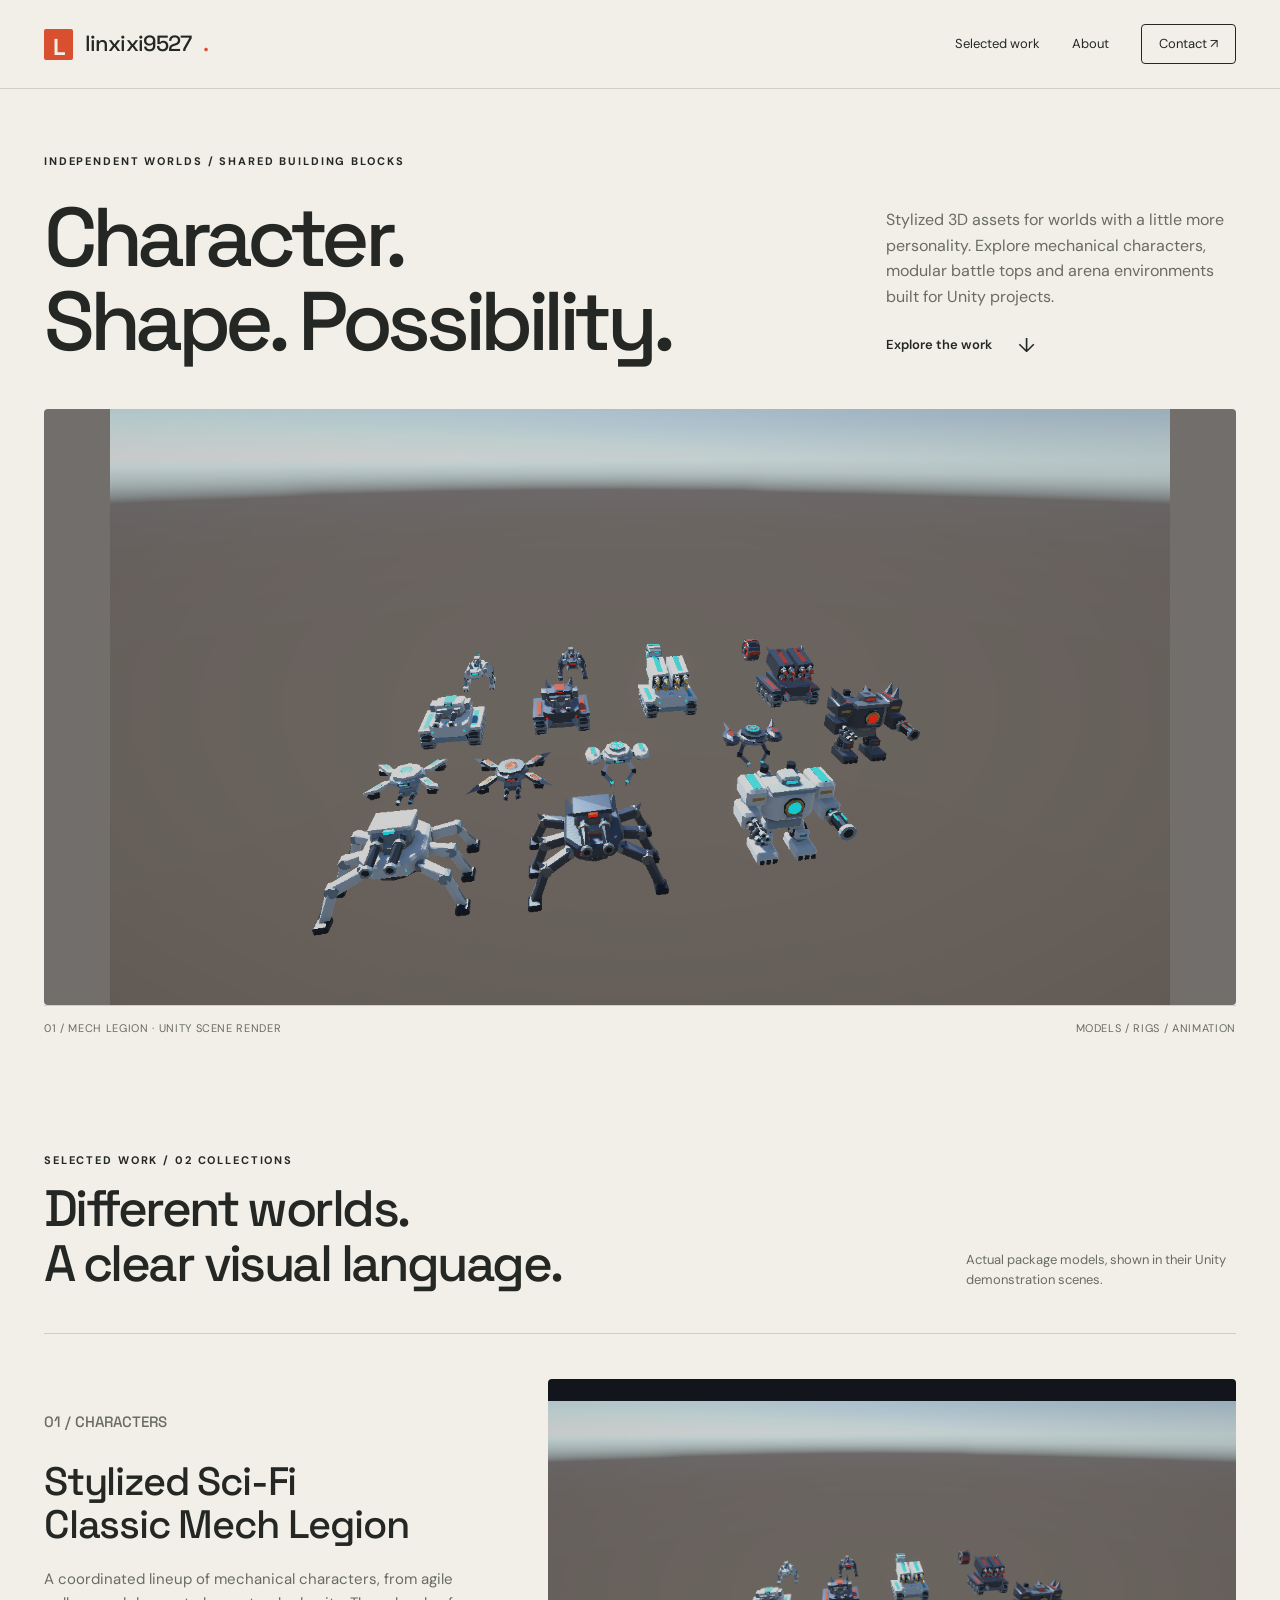
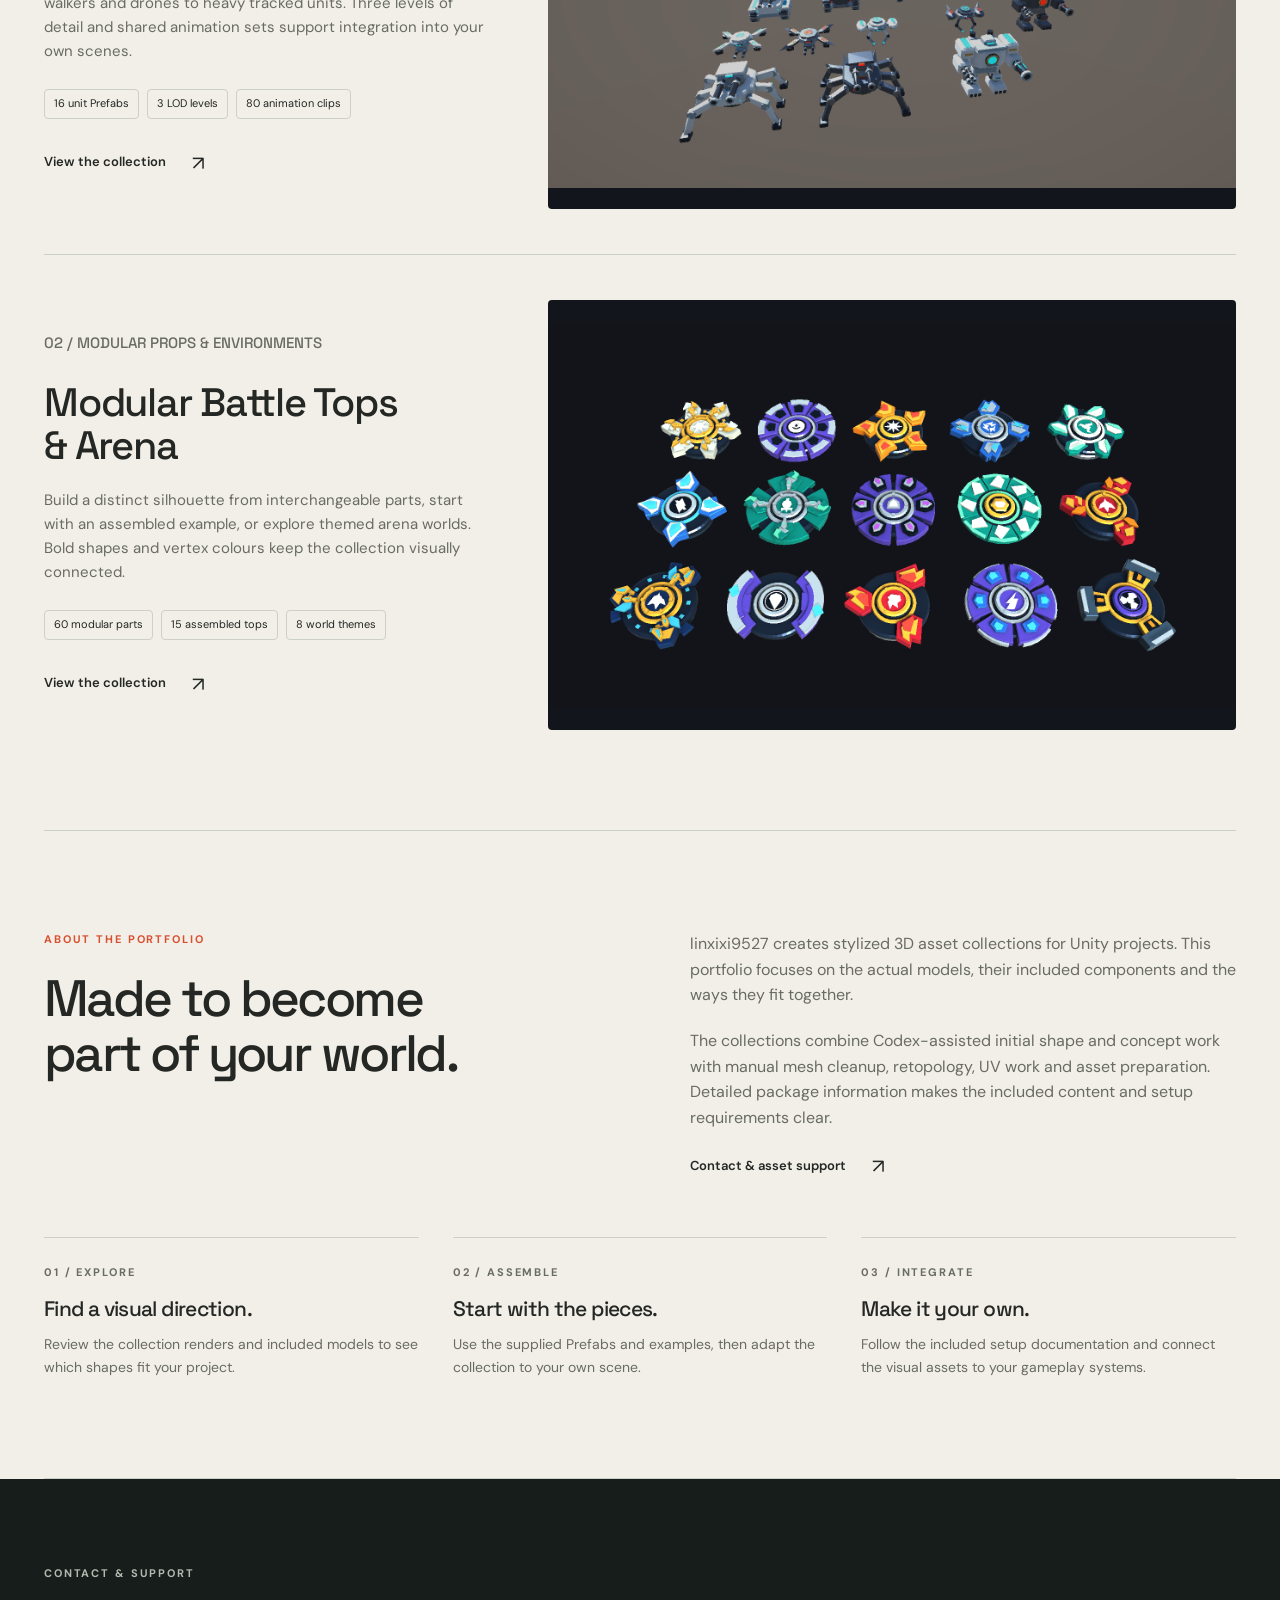
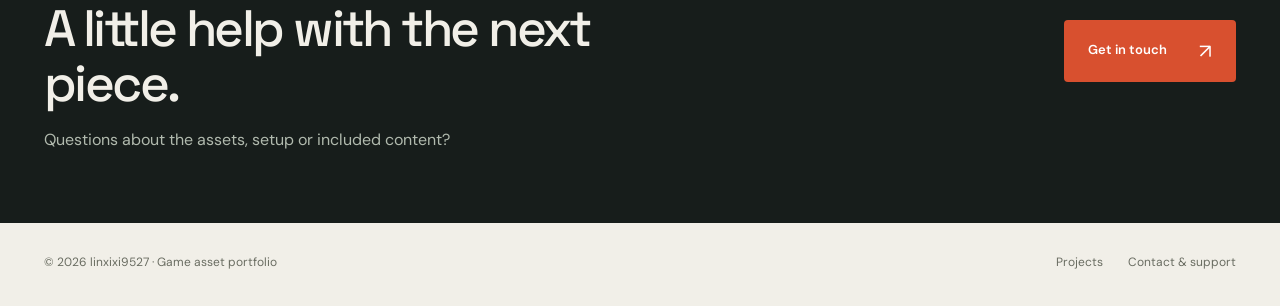
<file: index.html>
<!doctype html>
<html lang="en"><head><meta charset="utf-8"><meta name="viewport" content="width=device-width,initial-scale=1"><meta name="color-scheme" content="light"><title>linxixi9527 — Stylized 3D Game Assets</title><meta name="description" content="A portfolio of stylized mechanical characters, modular battle tops and arena environments. Project information and asset support from linxixi9527."><link rel="stylesheet" href="styles.css"><link rel="icon" href="favicon.svg" type="image/svg+xml"></head><body><a class="skip-link" href="#main">Skip to content</a><header class="site-header"><div class="wrap header-inner"><a class="brand" href="index.html" aria-label="linxixi9527 home"><span class="brand-mark" aria-hidden="true">L</span>linxixi9527<span style="color:#d8502f">.</span></a><nav aria-label="Main navigation"><a href="index.html#projects">Selected work</a><a href="index.html#about">About</a><a class="nav-contact" href="contact.html">Contact ↗</a></nav></div></header><main id="main">
<section class="wrap hero"><p class="eyebrow">Independent worlds / Shared building blocks</p><div class="hero-top"><h1>Character.<br>Shape. Possibility.</h1><div class="hero-description"><p>Stylized 3D assets for worlds with a little more personality. Explore mechanical characters, modular battle tops and arena environments built for Unity projects.</p><a class="text-link" href="#projects">Explore the work <span class="arrow" aria-hidden="true">↓</span></a></div></div><figure class="hero-media"><img src="assets/mech-lineup.png" alt="White and charcoal sci-fi mechanical characters, including walkers, drones and tracked vehicles" width="1600" height="900" fetchpriority="high"></figure><div class="media-caption"><span>01 / MECH LEGION · UNITY SCENE RENDER</span><span>MODELS / RIGS / ANIMATION</span></div></section>
<section id="projects" class="section wrap"><div class="section-heading"><div><p class="eyebrow">Selected work / 02 collections</p><h2>Different worlds.<br>A clear visual language.</h2></div><p class="muted">Actual package models, shown in their Unity demonstration scenes.</p></div>
<article class="project"><div><p class="project-number numeral">01 / CHARACTERS</p><h3>Stylized Sci-Fi<br>Classic Mech Legion</h3><p>A coordinated lineup of mechanical characters, from agile walkers and drones to heavy tracked units. Three levels of detail and shared animation sets support integration into your own scenes.</p><div class="tags"><span class="tag">16 unit Prefabs</span><span class="tag">3 LOD levels</span><span class="tag">80 animation clips</span></div><a class="text-link" href="mech-legion.html">View the collection <span class="arrow" aria-hidden="true">↗</span></a></div><a class="project-image" href="mech-legion.html" aria-label="Explore the Mech Legion collection"><img src="assets/mech-lineup.png" alt="The full sixteen-unit Mech Legion lineup in Unity" width="1600" height="900" loading="lazy"></a></article>
<article class="project"><div><p class="project-number numeral">02 / MODULAR PROPS &amp; ENVIRONMENTS</p><h3>Modular Battle Tops<br>&amp; Arena</h3><p>Build a distinct silhouette from interchangeable parts, start with an assembled example, or explore themed arena worlds. Bold shapes and vertex colours keep the collection visually connected.</p><div class="tags"><span class="tag">60 modular parts</span><span class="tag">15 assembled tops</span><span class="tag">8 world themes</span></div><a class="text-link" href="battle-tops.html">View the collection <span class="arrow" aria-hidden="true">↗</span></a></div><a class="project-image" href="battle-tops.html" aria-label="Explore the Modular Battle Tops and Arena collection"><img src="assets/tops-collection.png" alt="Fifteen colourful assembled battle tops with different shells, cores and silhouettes" width="1600" height="900" loading="lazy"></a></article></section>
<section id="about" class="section wrap"><div class="about-grid"><div><p class="eyebrow">About the portfolio</p><h2>Made to become<br>part of your world.</h2></div><div class="about-copy"><p>linxixi9527 creates stylized 3D asset collections for Unity projects. This portfolio focuses on the actual models, their included components and the ways they fit together.</p><p>The collections combine Codex-assisted initial shape and concept work with manual mesh cleanup, retopology, UV work and asset preparation. Detailed package information makes the included content and setup requirements clear.</p><a class="text-link" href="contact.html">Contact &amp; asset support <span class="arrow" aria-hidden="true">↗</span></a></div></div><div class="workflow"><article><span class="eyebrow muted">01 / EXPLORE</span><h3>Find a visual direction.</h3><p>Review the collection renders and included models to see which shapes fit your project.</p></article><article><span class="eyebrow muted">02 / ASSEMBLE</span><h3>Start with the pieces.</h3><p>Use the supplied Prefabs and examples, then adapt the collection to your own scene.</p></article><article><span class="eyebrow muted">03 / INTEGRATE</span><h3>Make it your own.</h3><p>Follow the included setup documentation and connect the visual assets to your gameplay systems.</p></article></div></section><section class="contact-band"><div class="wrap contact-inner"><div><p class="eyebrow" style="color:#b1baae;margin-bottom:18px">Contact &amp; support</p><h2>A little help with the next piece.</h2><p>Questions about the assets, setup or included content?</p></div><a class="button" href="contact.html">Get in touch <span class="arrow" aria-hidden="true">↗</span></a></div></section></main><footer class="site-footer"><div class="wrap footer-inner"><span>© 2026 linxixi9527 · Game asset portfolio</span><div class="footer-links"><a href="index.html#projects">Projects</a><a href="contact.html">Contact &amp; support</a></div></div></footer></body></html>
</file>
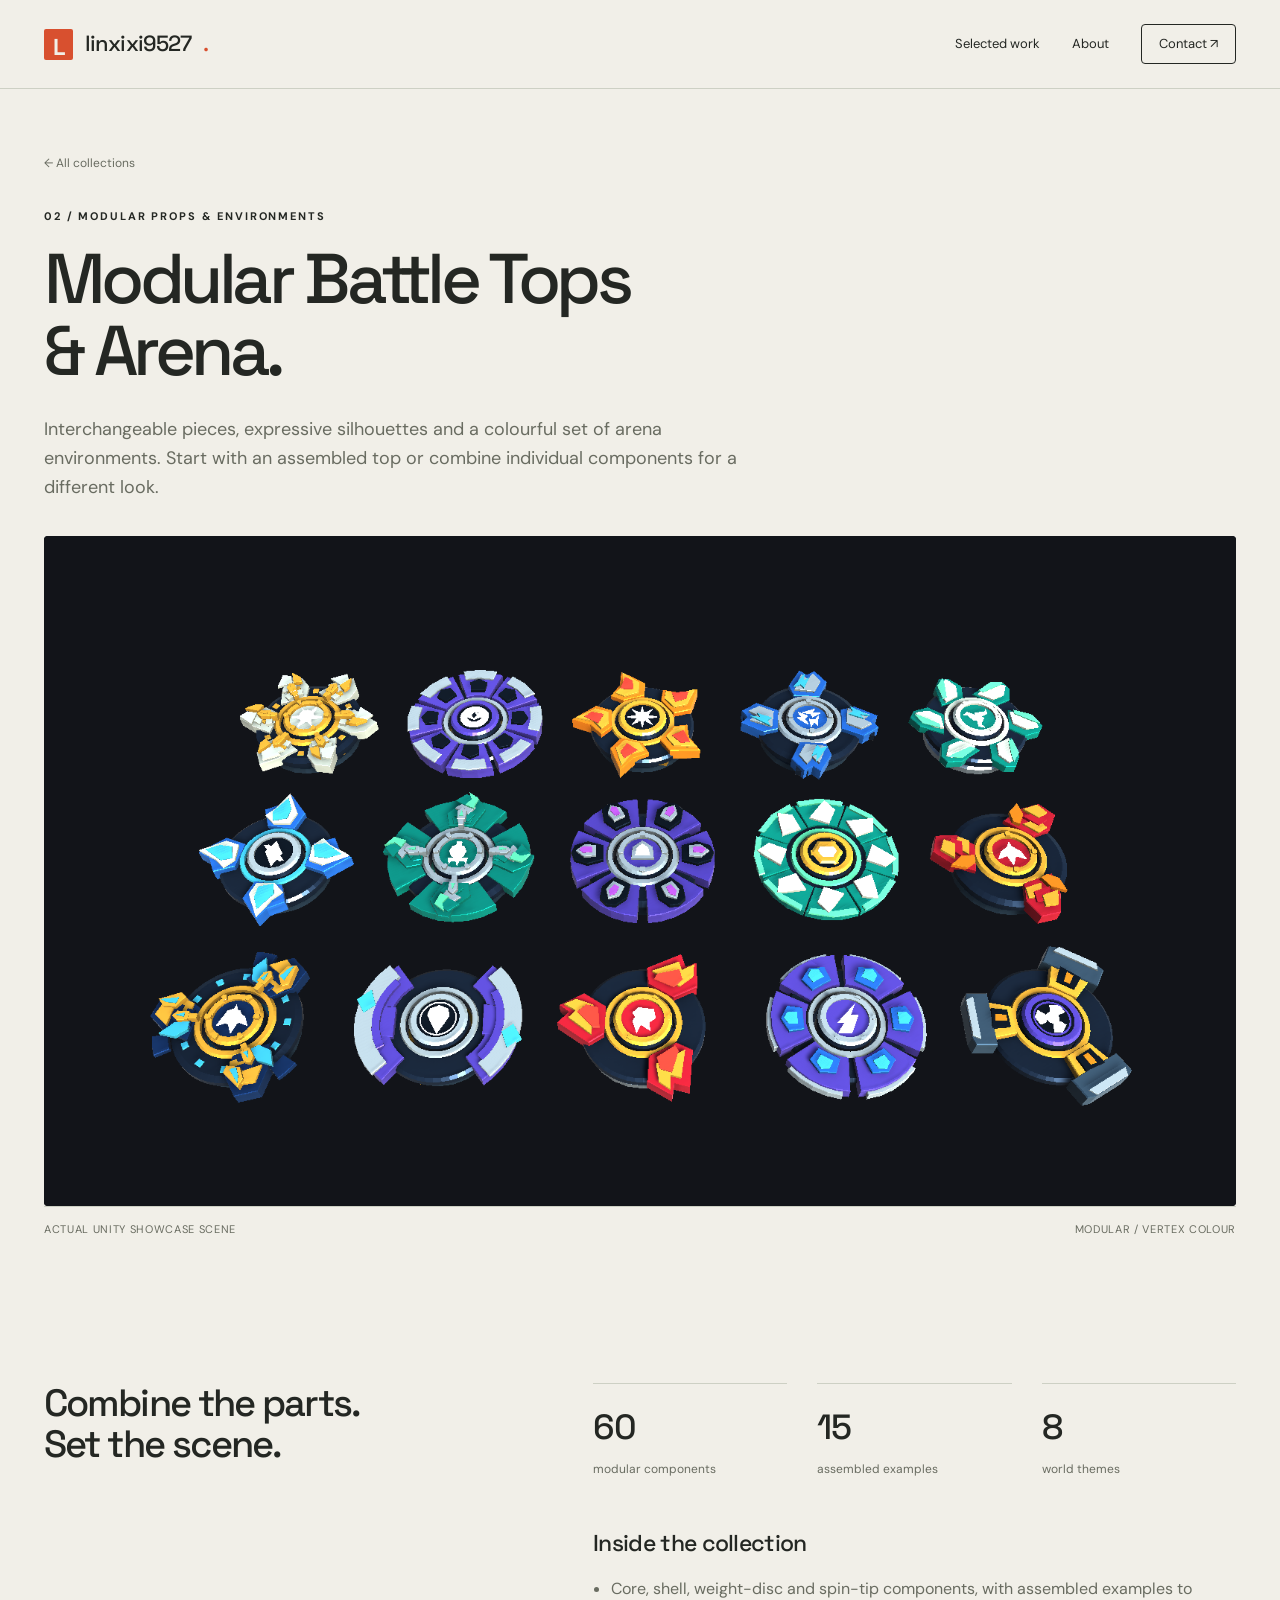
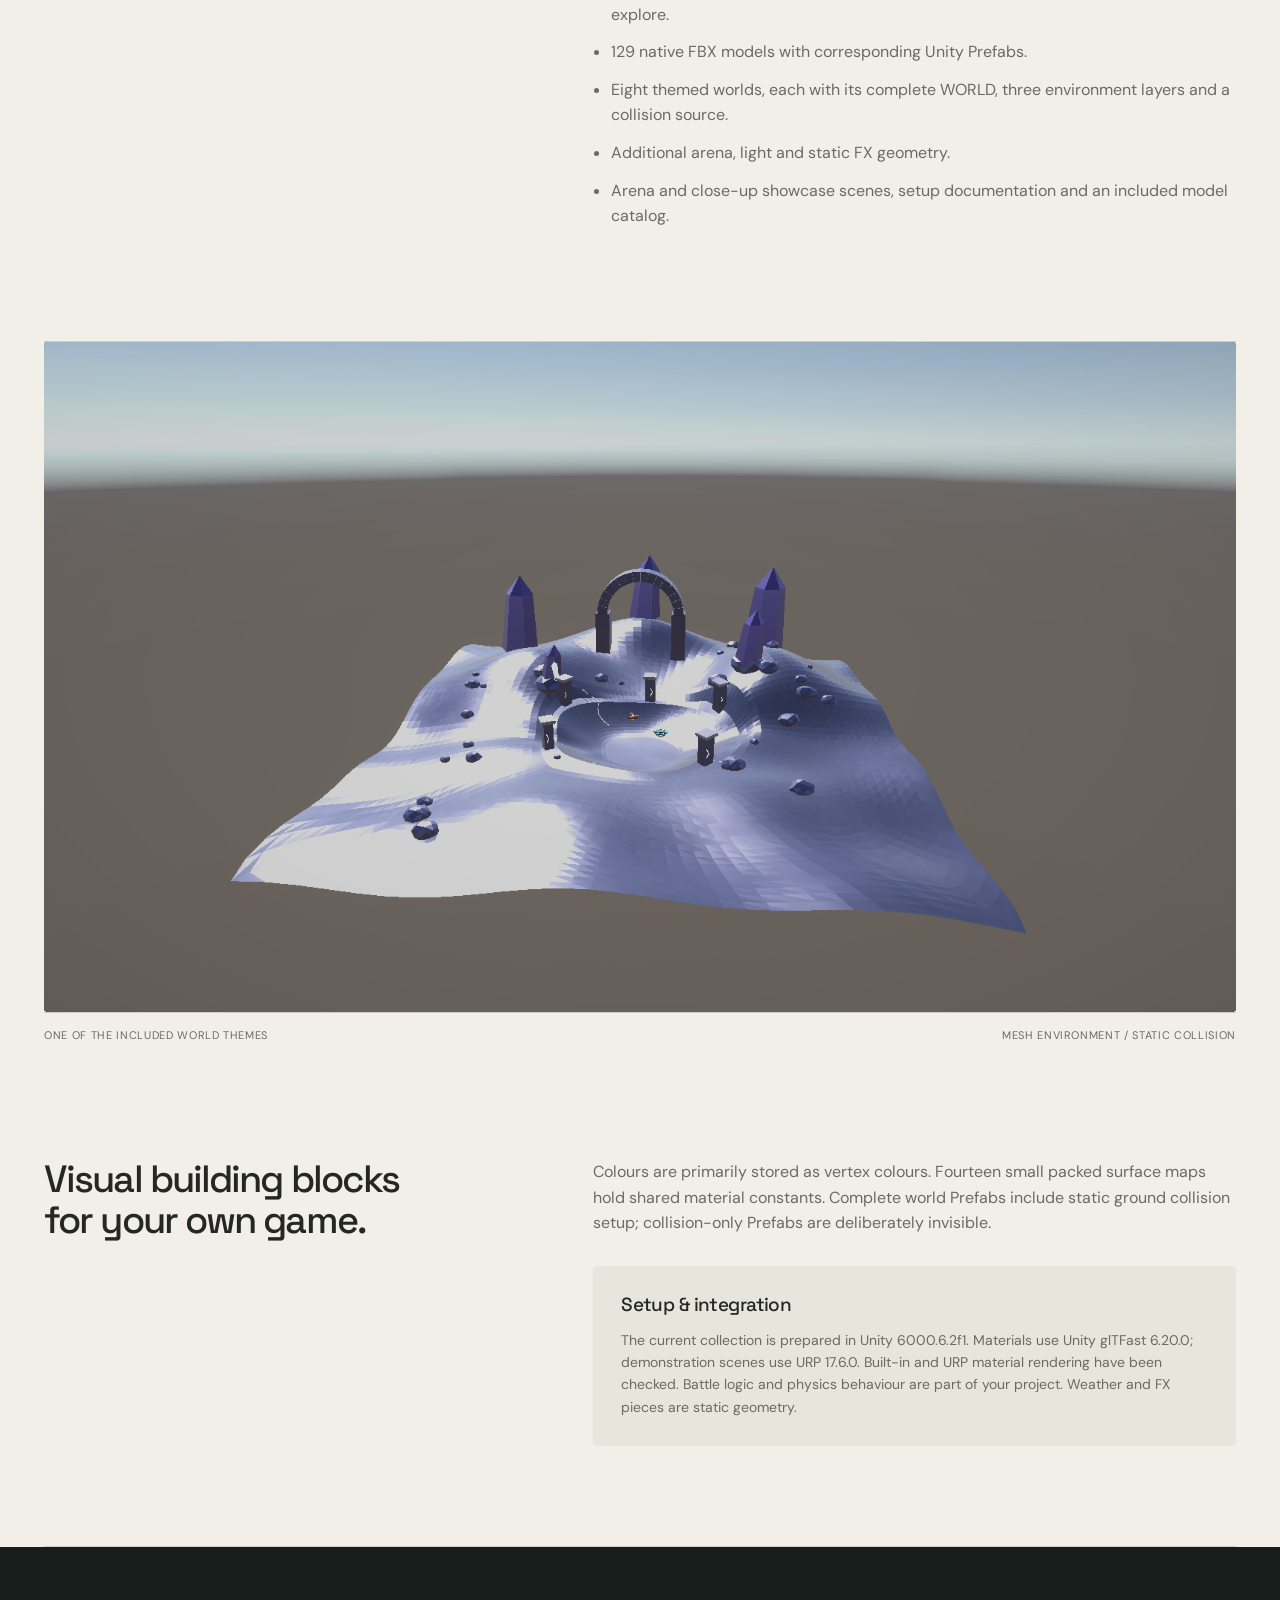
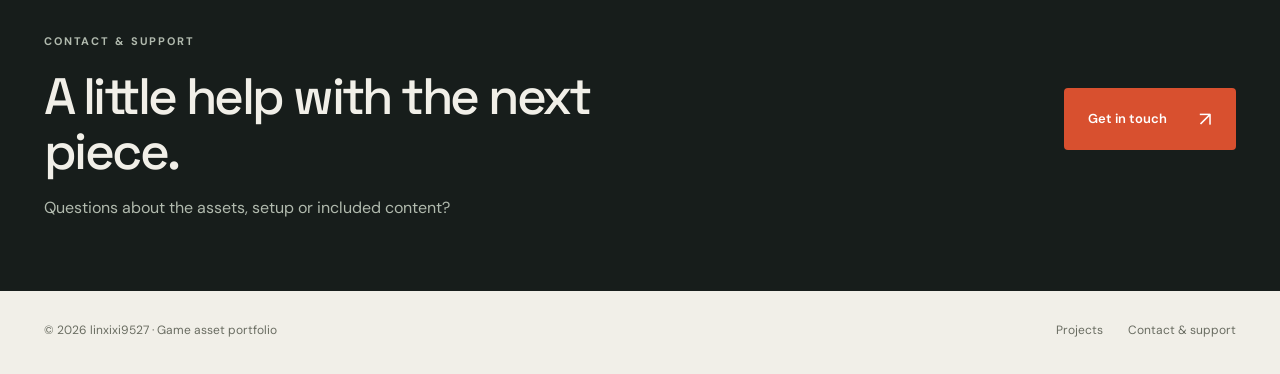
<file: battle-tops.html>
<!doctype html>
<html lang="en"><head><meta charset="utf-8"><meta name="viewport" content="width=device-width,initial-scale=1"><meta name="color-scheme" content="light"><title>Modular Battle Tops & Arena — linxixi9527</title><meta name="description" content="Explore sixty modular top components, fifteen assembled examples, eight themed arena worlds and corresponding Unity Prefabs."><link rel="stylesheet" href="styles.css"><link rel="icon" href="favicon.svg" type="image/svg+xml"></head><body><a class="skip-link" href="#main">Skip to content</a><header class="site-header"><div class="wrap header-inner"><a class="brand" href="index.html" aria-label="linxixi9527 home"><span class="brand-mark" aria-hidden="true">L</span>linxixi9527<span style="color:#d8502f">.</span></a><nav aria-label="Main navigation"><a href="index.html#projects">Selected work</a><a href="index.html#about">About</a><a class="nav-contact" href="contact.html">Contact ↗</a></nav></div></header><main id="main">
<section class="wrap project-hero"><a class="back" href="index.html#projects">← All collections</a><p class="eyebrow">02 / Modular props &amp; environments</p><h1>Modular Battle Tops<br>&amp; Arena.</h1><p class="project-intro">Interchangeable pieces, expressive silhouettes and a colourful set of arena environments. Start with an assembled top or combine individual components for a different look.</p><figure class="detail-media"><img src="assets/tops-collection.png" alt="Fifteen assembled modular tops in gold, blue, purple, red and turquoise" width="1600" height="900"></figure><div class="media-caption"><span>ACTUAL UNITY SHOWCASE SCENE</span><span>MODULAR / VERTEX COLOUR</span></div></section>
<section class="section wrap detail-grid"><h2>Combine the parts.<br>Set the scene.</h2><div><div class="facts"><div class="fact"><strong>60</strong><span>modular components</span></div><div class="fact"><strong>15</strong><span>assembled examples</span></div><div class="fact"><strong>8</strong><span>world themes</span></div></div><h3 class="detail-section-title">Inside the collection</h3><ul class="copy-list"><li>Core, shell, weight-disc and spin-tip components, with assembled examples to explore.</li><li>129 native FBX models with corresponding Unity Prefabs.</li><li>Eight themed worlds, each with its complete WORLD, three environment layers and a collision source.</li><li>Additional arena, light and static FX geometry.</li><li>Arena and close-up showcase scenes, setup documentation and an included model catalog.</li></ul></div></section>
<section class="wrap"><figure class="detail-media"><img src="assets/arena-world.png" alt="A pale purple mesh arena environment with an elevated loop, crystalline towers, rocks and three small tops" width="1600" height="900" loading="lazy"></figure><div class="media-caption"><span>ONE OF THE INCLUDED WORLD THEMES</span><span>MESH ENVIRONMENT / STATIC COLLISION</span></div></section>
<section class="section wrap detail-grid"><h2>Visual building blocks<br>for your own game.</h2><div><p class="muted">Colours are primarily stored as vertex colours. Fourteen small packed surface maps hold shared material constants. Complete world Prefabs include static ground collision setup; collision-only Prefabs are deliberately invisible.</p><div class="technical"><h3>Setup &amp; integration</h3><p>The current collection is prepared in Unity 6000.6.2f1. Materials use Unity glTFast 6.20.0; demonstration scenes use URP 17.6.0. Built-in and URP material rendering have been checked. Battle logic and physics behaviour are part of your project. Weather and FX pieces are static geometry.</p></div></div></section><section class="contact-band"><div class="wrap contact-inner"><div><p class="eyebrow" style="color:#b1baae;margin-bottom:18px">Contact &amp; support</p><h2>A little help with the next piece.</h2><p>Questions about the assets, setup or included content?</p></div><a class="button" href="contact.html">Get in touch <span class="arrow" aria-hidden="true">↗</span></a></div></section></main><footer class="site-footer"><div class="wrap footer-inner"><span>© 2026 linxixi9527 · Game asset portfolio</span><div class="footer-links"><a href="index.html#projects">Projects</a><a href="contact.html">Contact &amp; support</a></div></div></footer></body></html>
</file>
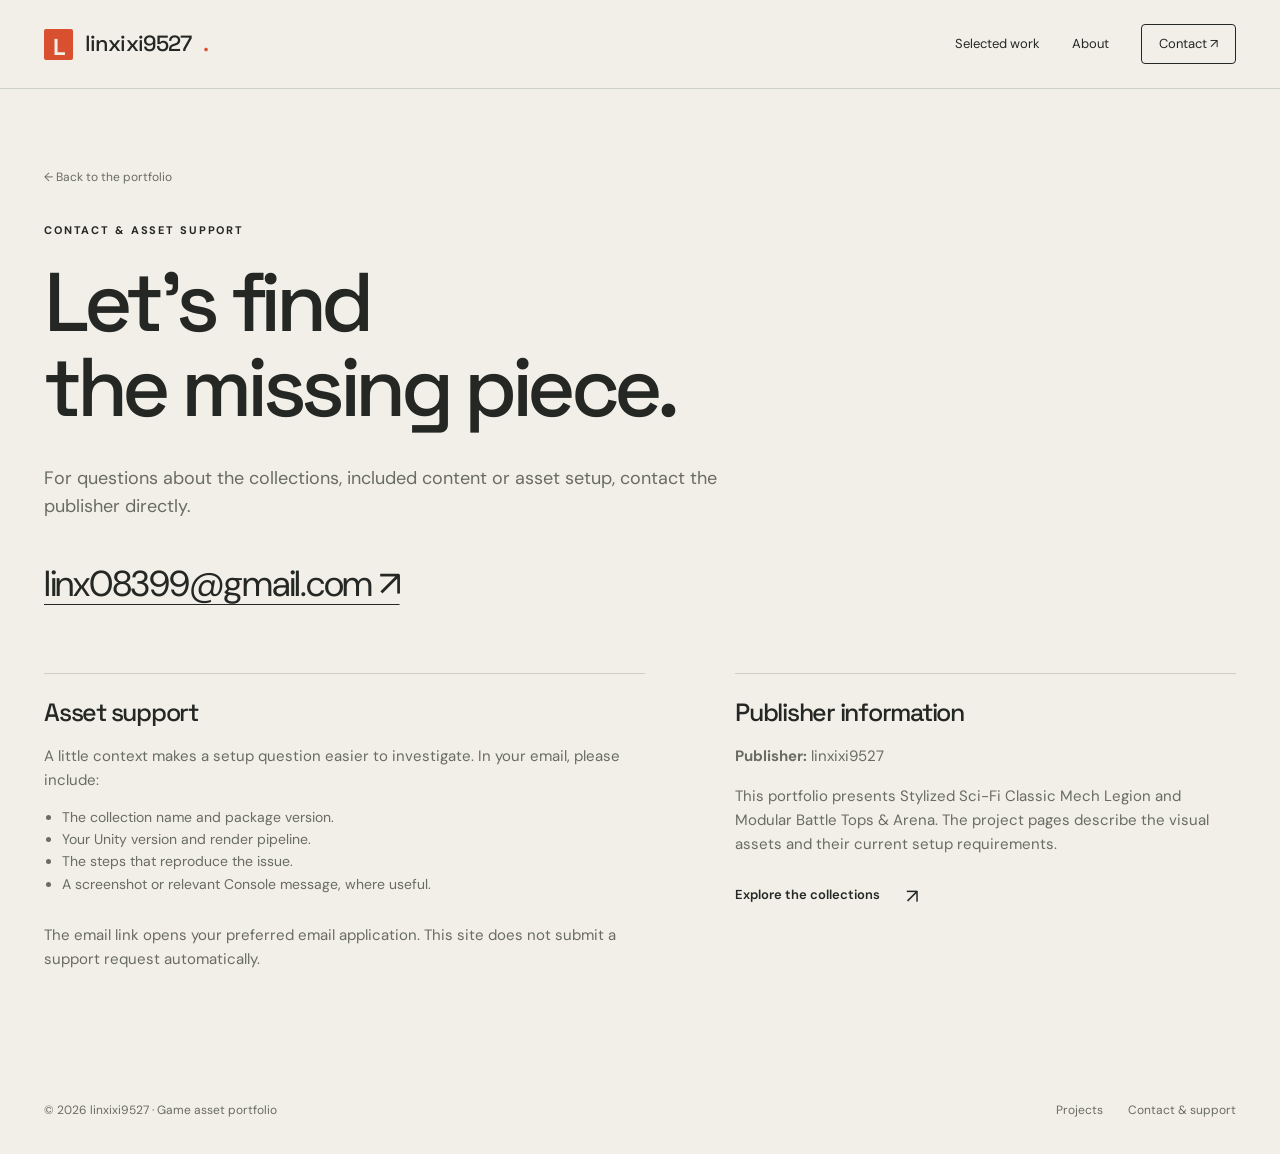
<file: contact.html>
<!doctype html>
<html lang="en"><head><meta charset="utf-8"><meta name="viewport" content="width=device-width,initial-scale=1"><meta name="color-scheme" content="light"><title>Contact & Asset Support — linxixi9527</title><meta name="description" content="Contact linxixi9527 for questions about the Mech Legion and Modular Battle Tops & Arena asset collections."><link rel="stylesheet" href="styles.css"><link rel="icon" href="favicon.svg" type="image/svg+xml"></head><body><a class="skip-link" href="#main">Skip to content</a><header class="site-header"><div class="wrap header-inner"><a class="brand" href="index.html" aria-label="linxixi9527 home"><span class="brand-mark" aria-hidden="true">L</span>linxixi9527<span style="color:#d8502f">.</span></a><nav aria-label="Main navigation"><a href="index.html#projects">Selected work</a><a href="index.html#about">About</a><a class="nav-contact" href="contact.html">Contact ↗</a></nav></div></header><main id="main">
<section class="wrap contact-page"><a class="back" href="index.html">← Back to the portfolio</a><p class="eyebrow">Contact &amp; asset support</p><h1>Let’s find<br>the missing piece.</h1><p class="project-intro">For questions about the collections, included content or asset setup, contact the publisher directly.</p><a class="email-link" href="mailto:linx08399@gmail.com">linx08399@gmail.com ↗</a><div class="contact-columns"><section class="contact-card"><h2>Asset support</h2><p>A little context makes a setup question easier to investigate. In your email, please include:</p><ul><li>The collection name and package version.</li><li>Your Unity version and render pipeline.</li><li>The steps that reproduce the issue.</li><li>A screenshot or relevant Console message, where useful.</li></ul><p class="contact-note">The email link opens your preferred email application. This site does not submit a support request automatically.</p></section><section class="contact-card"><h2>Publisher information</h2><p><strong>Publisher:</strong> linxixi9527</p><p style="margin-top:16px">This portfolio presents Stylized Sci-Fi Classic Mech Legion and Modular Battle Tops &amp; Arena. The project pages describe the visual assets and their current setup requirements.</p><a class="text-link" style="margin-top:24px" href="index.html#projects">Explore the collections <span class="arrow" aria-hidden="true">↗</span></a></section></div></section></main><footer class="site-footer"><div class="wrap footer-inner"><span>© 2026 linxixi9527 · Game asset portfolio</span><div class="footer-links"><a href="index.html#projects">Projects</a><a href="contact.html">Contact &amp; support</a></div></div></footer></body></html>
</file>
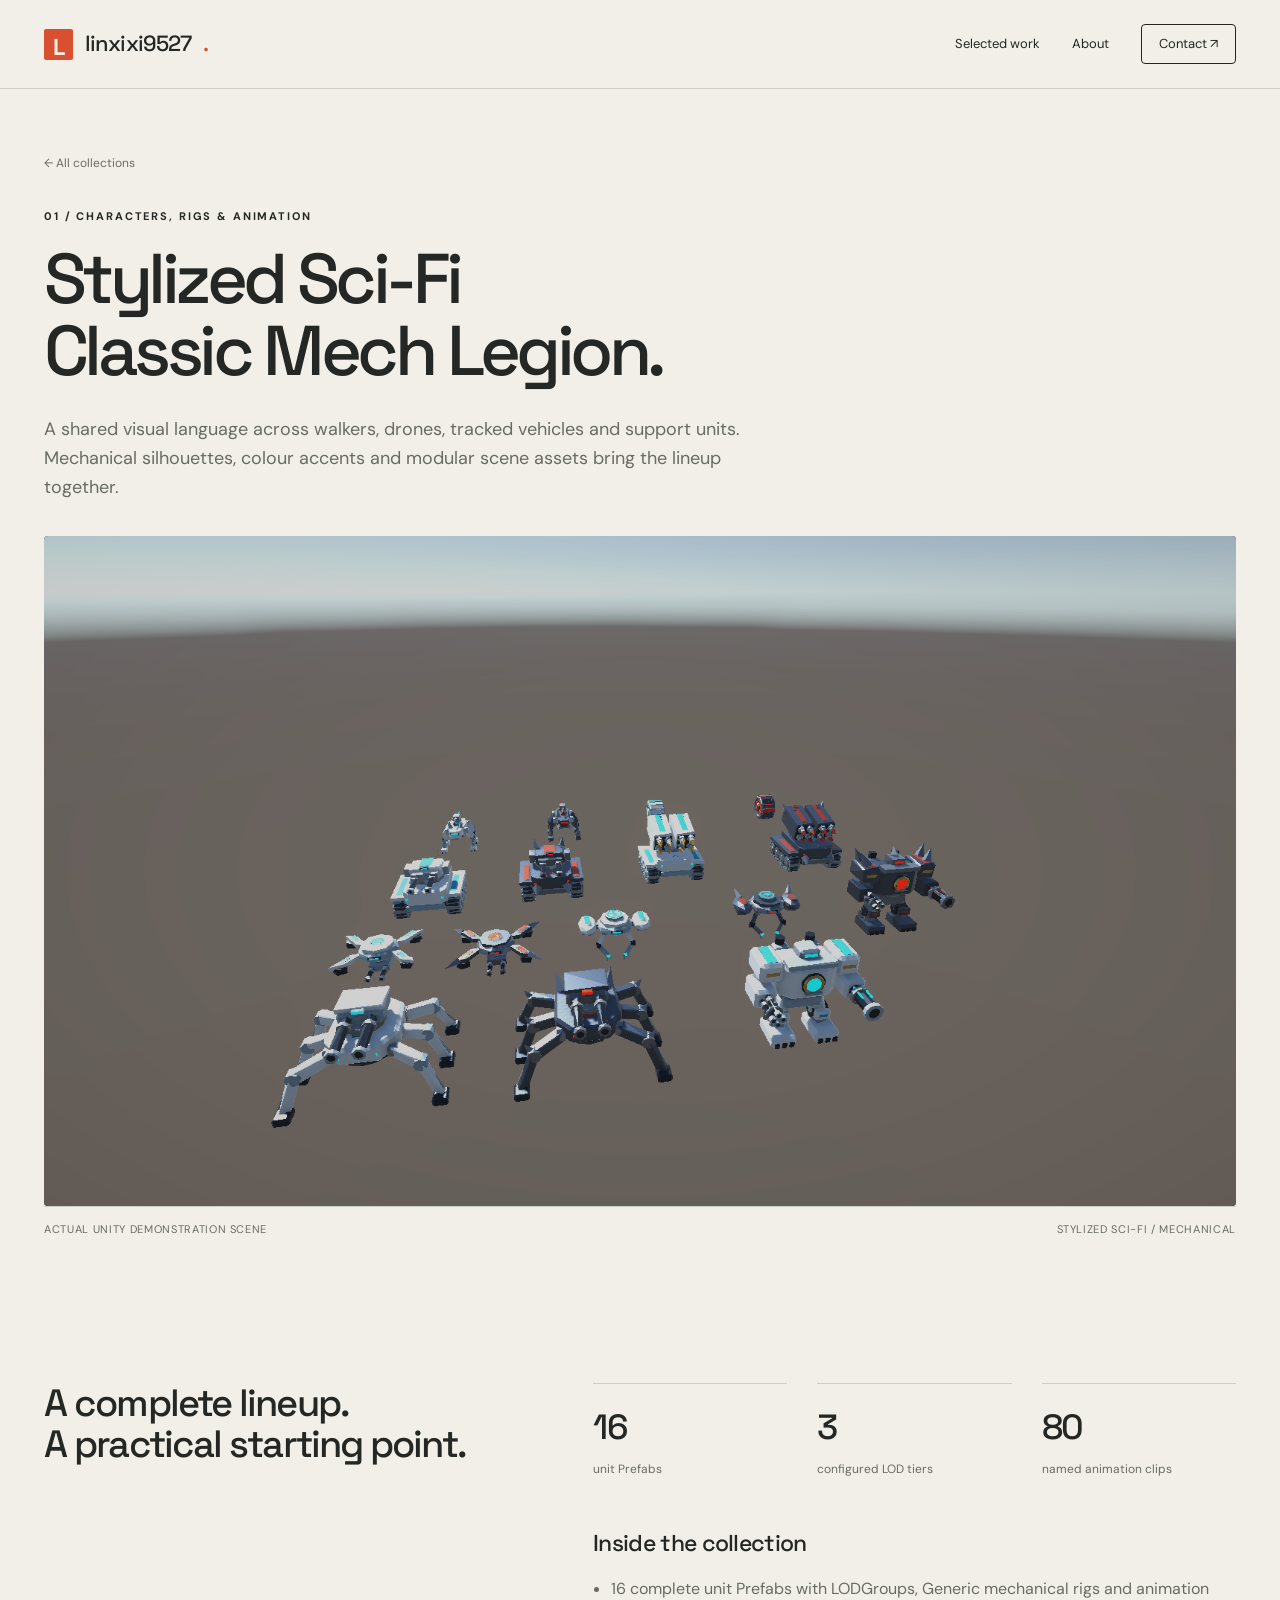
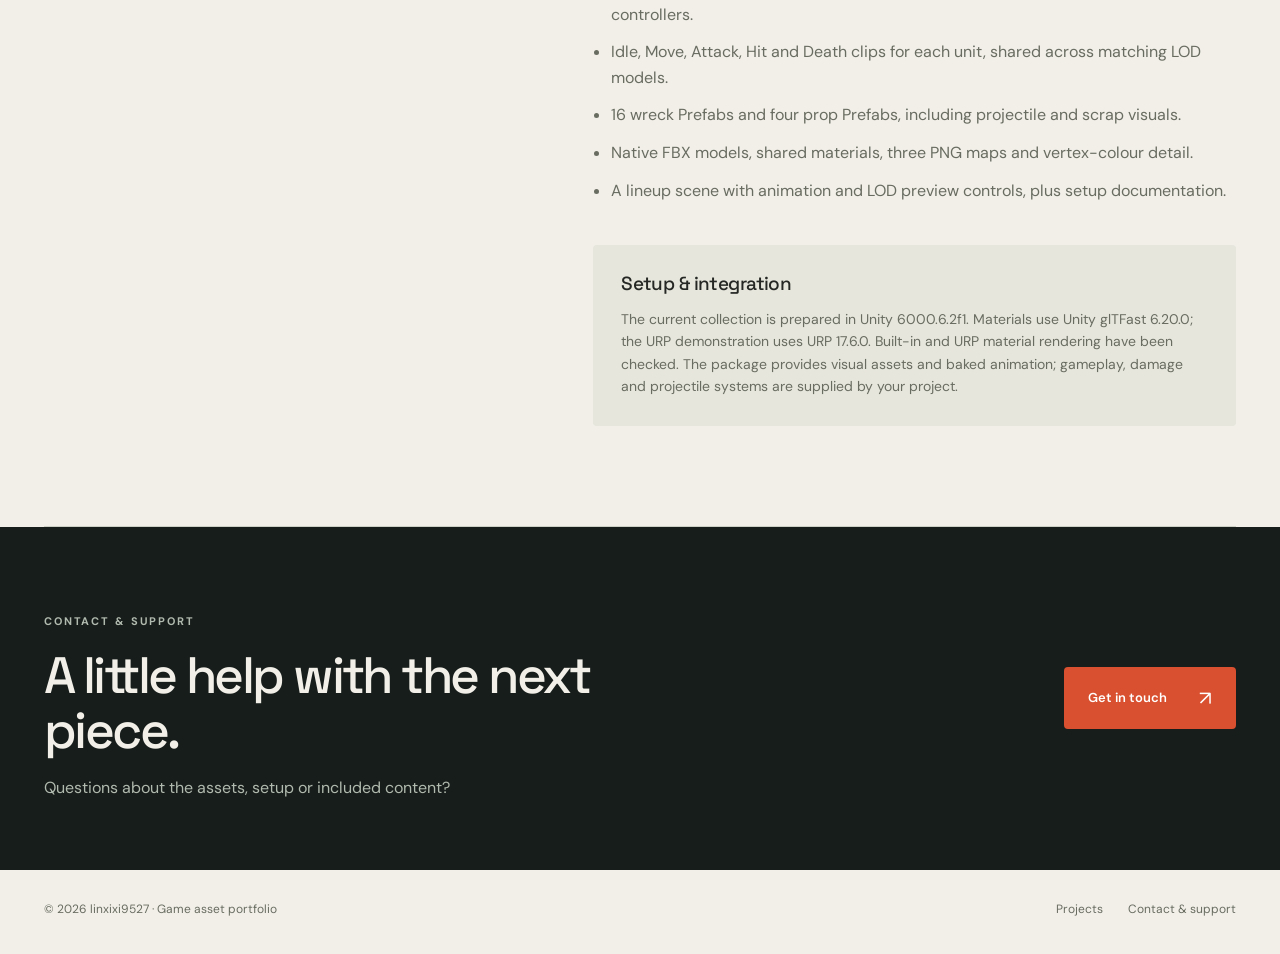
<file: mech-legion.html>
<!doctype html>
<html lang="en"><head><meta charset="utf-8"><meta name="viewport" content="width=device-width,initial-scale=1"><meta name="color-scheme" content="light"><title>Mech Legion — linxixi9527</title><meta name="description" content="Explore sixteen stylized mechanical units with three LOD tiers, Generic rigs, eighty clips, wrecks, props and a Unity demonstration scene."><link rel="stylesheet" href="styles.css"><link rel="icon" href="favicon.svg" type="image/svg+xml"></head><body><a class="skip-link" href="#main">Skip to content</a><header class="site-header"><div class="wrap header-inner"><a class="brand" href="index.html" aria-label="linxixi9527 home"><span class="brand-mark" aria-hidden="true">L</span>linxixi9527<span style="color:#d8502f">.</span></a><nav aria-label="Main navigation"><a href="index.html#projects">Selected work</a><a href="index.html#about">About</a><a class="nav-contact" href="contact.html">Contact ↗</a></nav></div></header><main id="main">
<section class="wrap project-hero"><a class="back" href="index.html#projects">← All collections</a><p class="eyebrow">01 / Characters, rigs &amp; animation</p><h1>Stylized Sci-Fi<br>Classic Mech Legion.</h1><p class="project-intro">A shared visual language across walkers, drones, tracked vehicles and support units. Mechanical silhouettes, colour accents and modular scene assets bring the lineup together.</p><figure class="detail-media"><img src="assets/mech-lineup.png" alt="Sixteen light and dark mechanical units arranged in the Mech Legion Unity demo" width="1600" height="900"></figure><div class="media-caption"><span>ACTUAL UNITY DEMONSTRATION SCENE</span><span>STYLIZED SCI-FI / MECHANICAL</span></div></section>
<section class="section wrap detail-grid"><h2>A complete lineup.<br>A practical starting point.</h2><div><div class="facts"><div class="fact"><strong>16</strong><span>unit Prefabs</span></div><div class="fact"><strong>3</strong><span>configured LOD tiers</span></div><div class="fact"><strong>80</strong><span>named animation clips</span></div></div><h3 class="detail-section-title">Inside the collection</h3><ul class="copy-list"><li>16 complete unit Prefabs with LODGroups, Generic mechanical rigs and animation controllers.</li><li>Idle, Move, Attack, Hit and Death clips for each unit, shared across matching LOD models.</li><li>16 wreck Prefabs and four prop Prefabs, including projectile and scrap visuals.</li><li>Native FBX models, shared materials, three PNG maps and vertex-colour detail.</li><li>A lineup scene with animation and LOD preview controls, plus setup documentation.</li></ul><div class="technical"><h3>Setup &amp; integration</h3><p>The current collection is prepared in Unity 6000.6.2f1. Materials use Unity glTFast 6.20.0; the URP demonstration uses URP 17.6.0. Built-in and URP material rendering have been checked. The package provides visual assets and baked animation; gameplay, damage and projectile systems are supplied by your project.</p></div></div></section><section class="contact-band"><div class="wrap contact-inner"><div><p class="eyebrow" style="color:#b1baae;margin-bottom:18px">Contact &amp; support</p><h2>A little help with the next piece.</h2><p>Questions about the assets, setup or included content?</p></div><a class="button" href="contact.html">Get in touch <span class="arrow" aria-hidden="true">↗</span></a></div></section></main><footer class="site-footer"><div class="wrap footer-inner"><span>© 2026 linxixi9527 · Game asset portfolio</span><div class="footer-links"><a href="index.html#projects">Projects</a><a href="contact.html">Contact &amp; support</a></div></div></footer></body></html>
</file>
<file: styles.css>
@import url('https://fonts.googleapis.com/css2?family=DM+Sans:wght@400;500;600;700&family=Space+Grotesk:wght@400;500;600;700&display=swap');
:root{--paper:#f1efe8;--ink:#242723;--muted:#696c61;--line:#cdd0c4;--accent:#d8502f;--dark:#171d1b;--radius:4px}
*{box-sizing:border-box}html{scroll-behavior:smooth;scroll-padding-top:100px}body{margin:0;background:var(--paper);color:var(--ink);font:16px/1.6 'DM Sans',Arial,sans-serif}a{color:inherit;text-decoration:none}button,a{-webkit-tap-highlight-color:transparent}a:focus-visible,button:focus-visible{outline:3px solid var(--accent);outline-offset:6px}img{display:block;max-width:100%;width:100%;height:auto}h1,h2,h3,p,figure{margin:0}h1,h2,h3,.brand,.numeral{font-family:'Space Grotesk',Arial,sans-serif;font-weight:500}h1{font-size:clamp(48px,6.5vw,100px);line-height:1.02;letter-spacing:-.065em}h2{font-size:clamp(32px,4vw,60px);line-height:1.08;letter-spacing:-.05em}h3{font-size:25px;line-height:1.2;letter-spacing:-.03em}p{max-width:65ch}.wrap{width:min(1360px,calc(100% - 88px));margin:auto}.eyebrow{font-size:11px;letter-spacing:.17em;text-transform:uppercase;font-weight:700}.muted{color:var(--muted)}.site-header{border-bottom:1px solid var(--line)}.header-inner{height:88px;display:flex;align-items:center;justify-content:space-between;gap:28px}.brand{font-size:22px;display:flex;align-items:center;gap:12px;letter-spacing:-.04em}.brand-mark{display:grid;place-items:center;width:29px;height:31px;background:var(--accent);color:var(--paper);font-size:23px;font-weight:700;border-radius:2px}nav{display:flex;align-items:center;gap:32px;font-size:13px}nav a:hover,.text-link:hover{color:var(--accent)}.nav-contact{border:1px solid var(--ink);padding:9px 17px;border-radius:var(--radius)}.hero{padding-top:64px}.hero-top{display:grid;grid-template-columns:1.4fr 1fr;gap:50px;align-items:end;margin:24px 0 45px}.hero-description{padding-bottom:3px;max-width:350px;margin-left:auto}.hero-description p{color:var(--muted);margin-bottom:20px}.text-link{display:inline-flex;align-items:center;gap:26px;font-weight:600;font-size:13px}.arrow{font-size:20px;font-weight:400}.hero-media{position:relative;background:#12151b;overflow:hidden;border-radius:var(--radius)}.hero-media img{aspect-ratio:16/8;object-fit:contain;object-position:center;background:#716e6c}.media-caption{display:flex;justify-content:space-between;gap:16px;font-size:11px;letter-spacing:.06em;border-top:1px solid var(--line);padding:14px 0;color:var(--muted)}.section{padding:100px 0;border-bottom:1px solid var(--line)}.section-heading{display:flex;align-items:end;justify-content:space-between;gap:28px;margin-bottom:42px}.section-heading h2{max-width:690px}.section-heading .eyebrow{margin-bottom:11px}.section-heading .muted{font-size:13px;max-width:270px}.project{display:grid;grid-template-columns:1fr 1.55fr;gap:60px;padding:45px 0;border-top:1px solid var(--line);align-items:center}.project:last-child{padding-bottom:0}.project-number{color:var(--accent);font-size:13px;margin-bottom:28px}.project h3{font-size:clamp(28px,3.1vw,45px);line-height:1.1;margin-bottom:20px}.project p{color:var(--muted);font-size:15px;margin-bottom:26px}.project-image{overflow:hidden;border-radius:var(--radius);background:#12151b}.project-image img{aspect-ratio:16/10;object-fit:contain;transition:transform .5s ease}.project-image:hover img{transform:scale(1.025)}.tags{display:flex;gap:8px;flex-wrap:wrap;margin:20px 0 28px}.tag{border:1px solid var(--line);padding:5px 9px;font-size:11px;border-radius:var(--radius)}.about-grid{display:grid;grid-template-columns:1fr 1fr;gap:100px}.about-grid .eyebrow{color:var(--accent);margin-bottom:22px}.about-copy p{color:var(--muted);margin-bottom:20px}.workflow{display:grid;grid-template-columns:repeat(3,1fr);gap:34px;margin-top:55px}.workflow article{border-top:1px solid var(--line);padding-top:20px}.workflow h3{font-size:21px;margin:12px 0}.workflow p{font-size:14px;color:var(--muted)}.contact-band{background:var(--dark);color:var(--paper);padding:70px 0}.contact-inner{display:flex;align-items:center;justify-content:space-between;gap:30px}.contact-inner h2{font-size:clamp(32px,4vw,52px);max-width:680px}.contact-inner p{color:#b1baae;margin-top:16px}.button{display:inline-flex;align-items:center;justify-content:space-between;gap:32px;background:var(--accent);color:white;border-radius:var(--radius);padding:15px 24px;font-size:13px;font-weight:600;white-space:nowrap}.button:hover{background:#b53d20}.site-footer{padding:30px 0 34px;font-size:12px;color:var(--muted)}.footer-inner{display:flex;justify-content:space-between;align-items:center;gap:24px}.footer-links{display:flex;gap:25px}.project-hero{padding:60px 0 30px}.back{font-size:12px;color:var(--muted);margin-bottom:35px;display:inline-block}.project-hero h1{font-size:clamp(44px,5.5vw,80px);max-width:1050px;margin:18px 0 28px}.project-intro{font-size:18px;max-width:720px;color:var(--muted);margin-bottom:34px}.detail-media{background:#11151a;border-radius:var(--radius);overflow:hidden}.detail-media img{aspect-ratio:16/9;object-fit:contain}.detail-grid{display:grid;grid-template-columns:1fr 1.4fr;gap:90px}.detail-grid h2{font-size:38px}.facts{display:grid;grid-template-columns:repeat(3,1fr);gap:30px;margin-bottom:50px}.fact{border-top:1px solid var(--line);padding-top:15px}.fact strong{display:block;font-size:35px;letter-spacing:-.04em;font-family:'Space Grotesk',Arial,sans-serif;font-weight:500}.fact span{font-size:12px;color:var(--muted)}.copy-list{padding-left:18px;color:var(--muted);margin:0}.copy-list li{padding-bottom:12px}.detail-section-title{font-size:23px;margin-bottom:18px}.technical{background:#e6e6dc;padding:28px;margin-top:30px;border-radius:var(--radius)}.technical h3{font-size:19px;margin-bottom:12px}.technical p{font-size:14px;color:var(--muted)}.contact-page{padding:74px 0 100px}.contact-page h1{max-width:900px;margin:20px 0 34px}.contact-columns{display:grid;grid-template-columns:1.2fr 1fr;gap:90px;margin-top:60px}.email-link{font-size:clamp(20px,3vw,36px);letter-spacing:-.035em;text-decoration:underline;text-underline-offset:8px;text-decoration-thickness:1px;word-break:break-word}.contact-card{border-top:1px solid var(--line);padding-top:25px}.contact-card h2{font-size:25px;margin-bottom:18px}.contact-card p{color:var(--muted);font-size:15px}.contact-card ul{color:var(--muted);padding-left:18px;font-size:14px}.contact-note{margin-top:28px;font-size:13px;color:var(--muted)}.skip-link{position:absolute;left:10px;top:-70px;background:var(--ink);color:white;padding:12px;z-index:10}.skip-link:focus{top:10px}
@media(min-width:1600px){.hero-media img{aspect-ratio:16/7.4}}@media(max-width:1000px){.wrap{width:calc(100% - 48px)}.hero-top{grid-template-columns:1.3fr 1fr;gap:30px}.project{gap:32px;grid-template-columns:1fr 1.2fr}.about-grid{gap:45px}.detail-grid{gap:40px;grid-template-columns:1fr 1.4fr}.contact-columns{gap:45px}.section{padding:72px 0}}@media(max-width:680px){.wrap{width:calc(100% - 36px)}.header-inner{height:auto;min-height:82px;gap:16px;flex-wrap:wrap;padding:20px 0}.brand{font-size:21px}nav{gap:17px;font-size:12px}.nav-contact{border:0;padding:0}.hero{padding-top:40px}.hero-top{display:block;margin:22px 0 30px}.hero-description{margin:25px 0 0;max-width:400px}.hero-media img{aspect-ratio:16/11;object-fit:contain}.media-caption{font-size:10px}.section{padding:60px 0}.section-heading{align-items:start}.section-heading .muted{display:none}.project{display:flex;flex-direction:column;gap:24px;align-items:stretch;padding:30px 0}.project-number{margin-bottom:12px}.project p{margin-bottom:20px}.project .tags{margin-bottom:18px}.project-image{order:-1}.project h3{font-size:32px}.about-grid,.detail-grid,.contact-columns{grid-template-columns:1fr;gap:30px}.workflow{grid-template-columns:1fr;gap:24px;margin-top:35px}.workflow h3{margin:5px 0}.contact-inner{display:block}.contact-inner .button{margin-top:28px}.contact-band{padding:48px 0}.footer-inner{align-items:start;flex-direction:column;gap:18px}.project-hero{padding-top:35px}.project-hero h1{font-size:44px}.project-intro{font-size:16px}.facts{gap:15px;margin-bottom:32px}.fact strong{font-size:30px}.contact-page{padding:50px 0 65px}.contact-page h1{font-size:48px}.contact-columns{margin-top:40px}.technical{padding:22px}}
@media(prefers-reduced-motion:reduce){html{scroll-behavior:auto}*{transition:none!important}}
</file>
